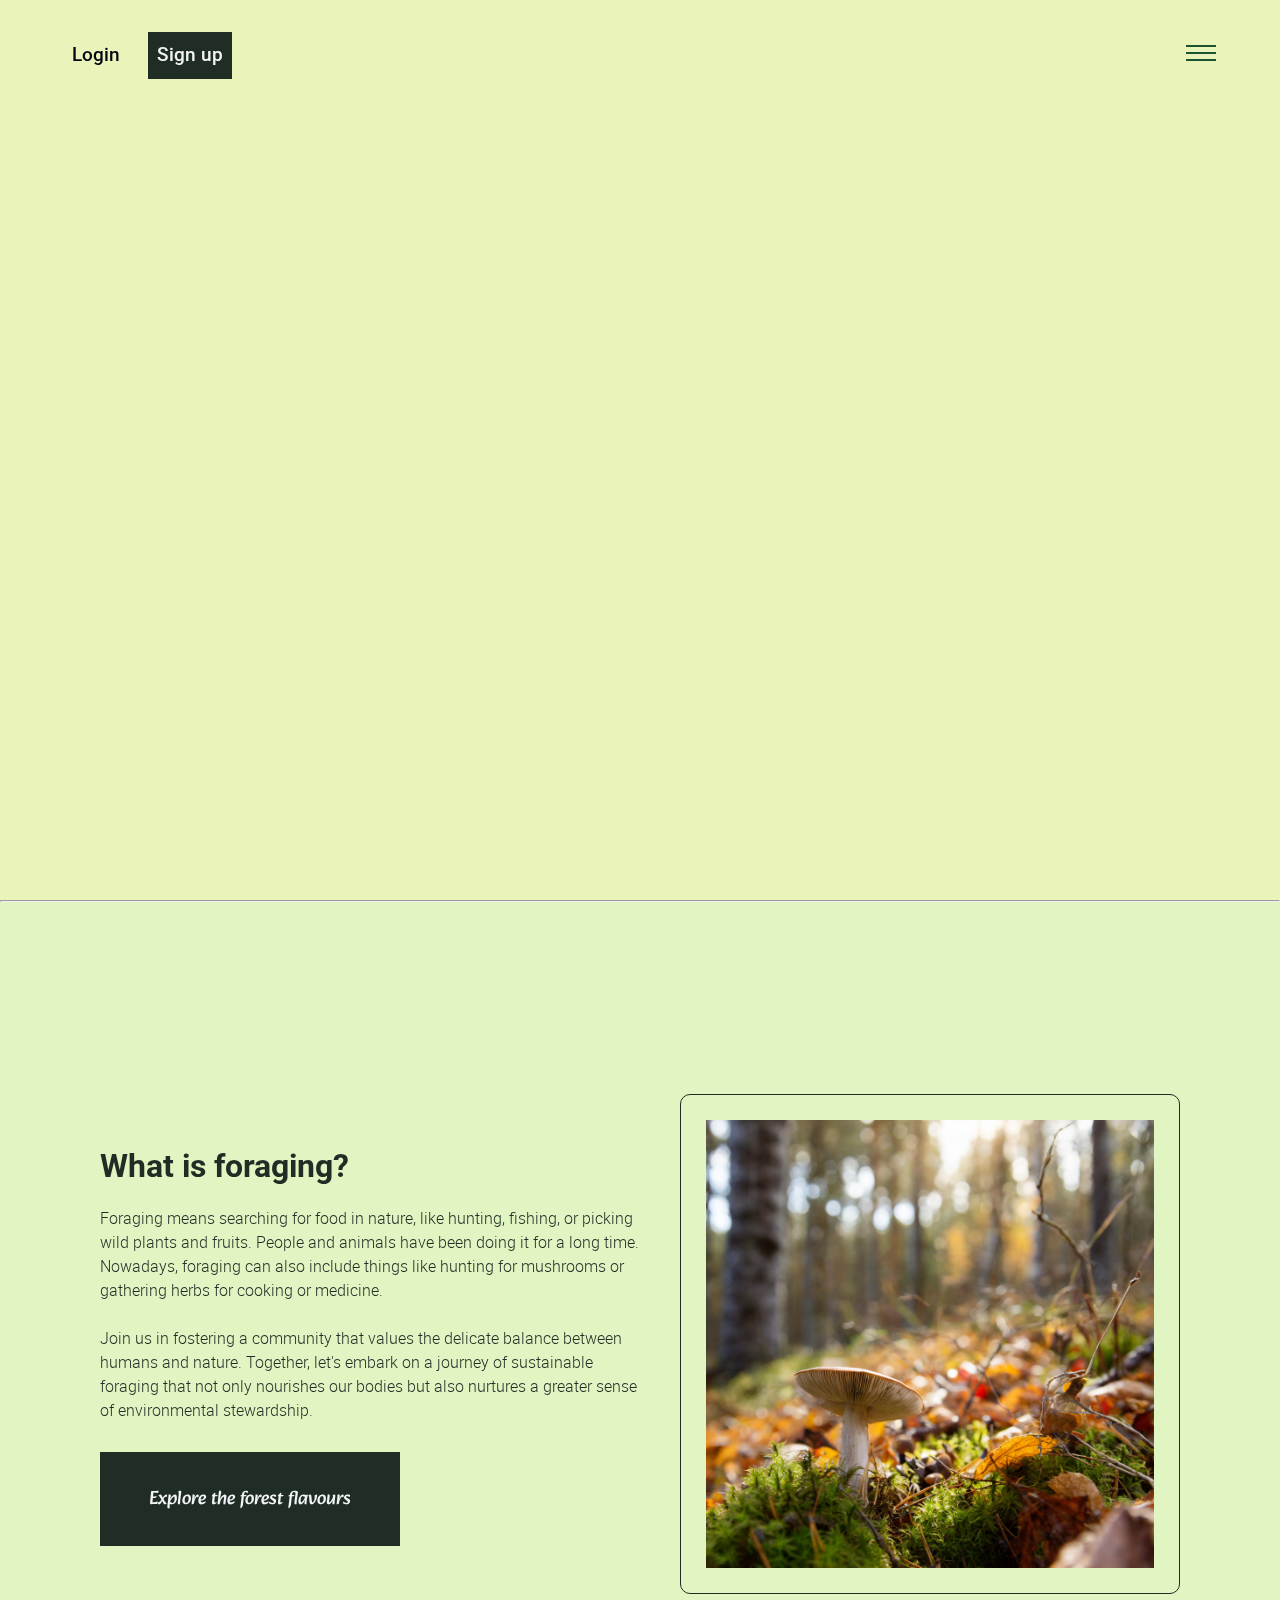
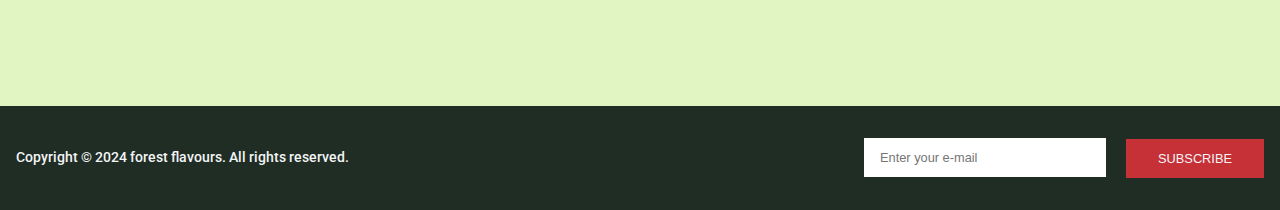
<file: index.html>
<!DOCTYPE html>
<html lang="en">
  <head>
    <meta charset="UTF-8" />
    <meta name="viewport" content="width=device-width, initial-scale=1.0" />
    <title>Home</title>
    <link rel="icon" href="img_vildmad/linden.webp" type="image/webp+xml" />
    <link rel="stylesheet" href="styles.css" />
    <link rel="stylesheet" href="index.css" />
  </head>
  <body>
    <header>
      <nav>
        <div class="logo">
          <a href="index.html"
            ><img src="img_vildmad/logo.webp" alt="Logo"
          /></a>
        </div>
        <ul class="header">
          <li><a href="index.html">Home</a></li>
          <li><a href="rawmaterials.html">Raw materials</a></li>
          <li><a href="about.html">About</a></li>
        </ul>
        <span
          ><a class="signin_nav" href="login.html">Login</a>
          <a class="signup_nav" href="signup.html">Sign up</a></span
        >
        <div class="burger">
          <div class="strek"></div>
          <div class="strek"></div>
          <div class="strek"></div>
        </div>
      </nav>
    </header>
    <div class="main">
      <video autoplay class="bg__video">
        <source src="vildmad_mp4/vildmad_hero.mp4" type="video/mp4" />
      </video>
      <div class="content">
        <div>
          <img src="img_vildmad/logo3.webp" alt="Logo" />
        </div>
        <button class="promo" onclick="scrollDown()">Get started!</button>
      </div>
    </div>

    <hr />

    <div class="home_text">
      <div>
        <h1>What is foraging?</h1>
        <p>
          Foraging means searching for food in nature, like hunting, fishing, or
          picking wild plants and fruits. People and animals have been doing it
          for a long time. Nowadays, foraging can also include things like
          hunting for mushrooms or gathering herbs for cooking or medicine.
        </p>
        <br />
        <p>
          Join us in fostering a community that values the delicate balance
          between humans and nature. Together, let's embark on a journey of
          sustainable foraging that not only nourishes our bodies but also
          nurtures a greater sense of environmental stewardship.
        </p>

        <a href="rawmaterials.html">
          <div class="ff_link">
            <p>Explore the forest flavours</p>
          </div>
        </a>
      </div>
      <img class="home_img" src="img_vildmad/svamp.jpg" alt="" />
    </div>
    <footer>
      <div class="section__container footer__bar">
        <div class="copyright">
          Copyright © 2024 forest flavours. All rights reserved.
        </div>
        <div class="footer__form">
          <form name="form" data-netlify="true">
            <label for="footerform"></label>
            <input
              type="email"
              name="email"
              id="footerform"
              placeholder="Enter your e-mail"
            />
            <button class="btn" type="submit">SUBSCRIBE</button>
          </form>
        </div>
      </div>
    </footer>
    <script src="script.js"></script>
    <script src="burgermeny.js"></script>
  </body>
</html>
</file>
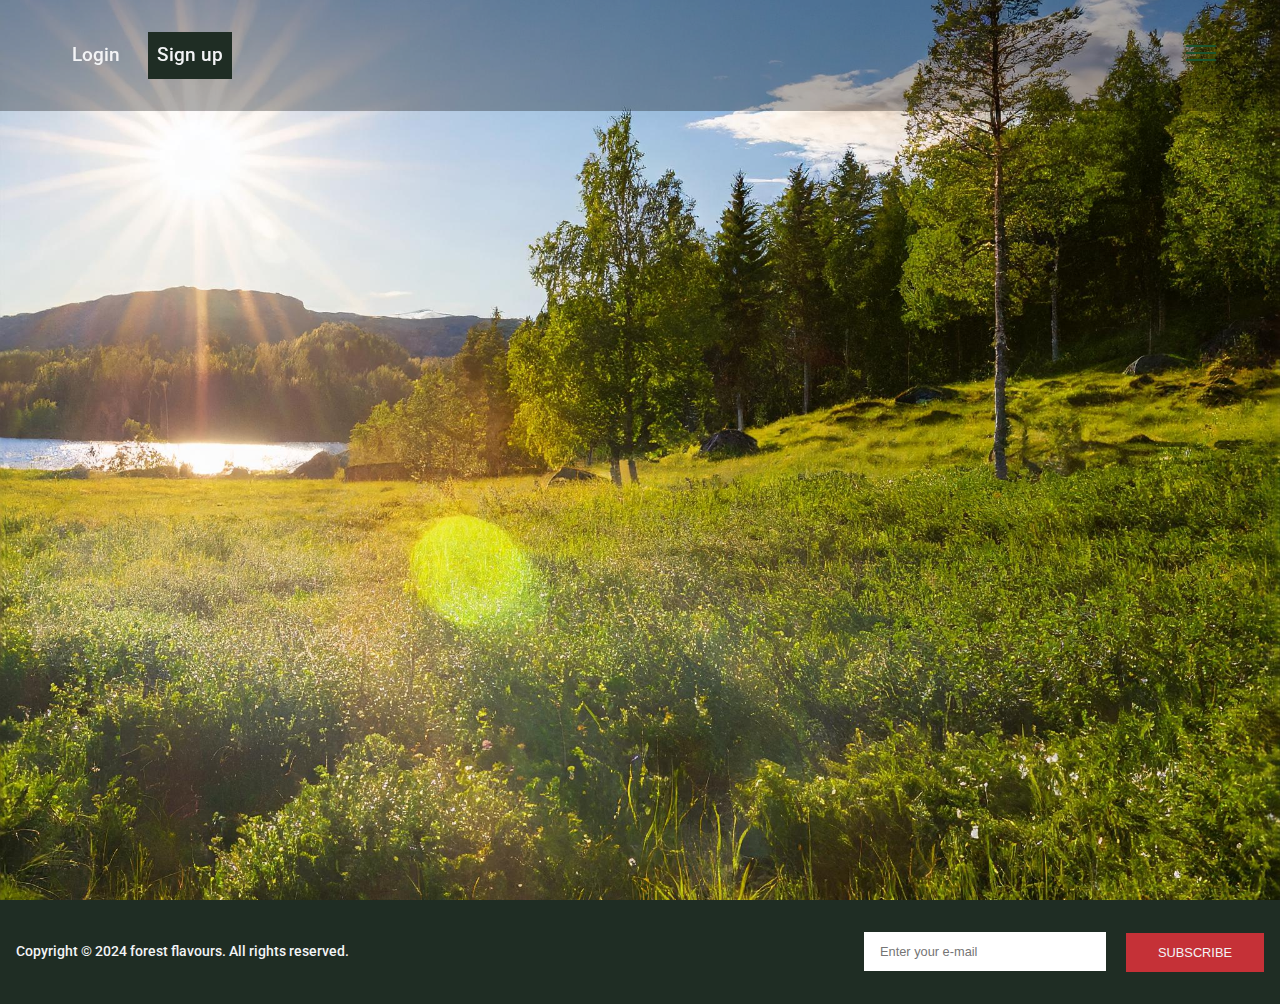
<file: login.html>
<!DOCTYPE html>
<html lang="en">
  <head>
    <meta charset="UTF-8" />
    <meta name="viewport" content="width=device-width, initial-scale=1.0" />
    <title>Sign In</title>
    <link rel="icon" href="img_vildmad/linden.webp" type="image/webp+xml" />
    <link rel="stylesheet" href="styles.css" />
    <link rel="stylesheet" href="login.css" />
  </head>

  <body>
    <header>
      <nav class="login_nav">
        <div class="logo">
          <a href="index.html"
            ><img src="img_vildmad/logo.webp" alt="Logo"
          /></a>
        </div>
        <ul class="header">
          <li><a href="index.html">Home</a></li>
          <li><a href="rawmaterials.html">Raw materials</a></li>
          <li><a href="about.html">About</a></li>
        </ul>
        <span
          ><a class="signin_nav" href="login.html">Login</a>
          <a class="signup_nav" href="signup.html">Sign up</a></span
        >
        <div class="burger">
          <div class="strek"></div>
          <div class="strek"></div>
          <div class="strek"></div>
        </div>
      </nav>
    </header>
    <div class="container">
      <form action="netlify" class="login__form">
        <h1>Login</h1>
        <div class="input__row">
          <span><i class="ri-user-3-line"></i></span>
          <div class="input__group">
            <input type="text" placeholder=" " />
            <label for="name">Name</label>
          </div>
        </div>
        <div class="input__row">
          <span><i class="ri-lock-2-line"></i></span>
          <div class="input__group">
            <input id="password" type="password" placeholder=" " />
            <label for="name">Password</label>
          </div>
          <span id="password-eye"><i class="ri-eye-off-line"></i></span>
        </div>
        <div class="action__btns">
          <div class="remember__me">
            <input type="checkbox" id="check" />
            <label for="check">Remember me</label>
          </div>
          <a href="#" class="forgot__password">Forgot Password?</a>
        </div>
        <button class="login__btn">Login</button>
        <div class="register">
          Don't have an account? <a href="signup.html">Register</a>
        </div>
      </form>
    </div>
    <footer>
      <div class="section__container footer__bar">
        <div class="copyright">
          Copyright © 2024 forest flavours. All rights reserved.
        </div>
        <div class="footer__form">
          <form name="form" data-netlify="true">
            <label for="footerform"></label>
            <input
              type="email"
              name="email"
              id="footerform"
              placeholder="Enter your e-mail"
            />
            <button class="btn" type="submit">SUBSCRIBE</button>
          </form>
        </div>
      </div>
    </footer>
    <script src="script.js"></script>
    <script src="burgermeny.js"></script>
  </body>
</html>
</file>
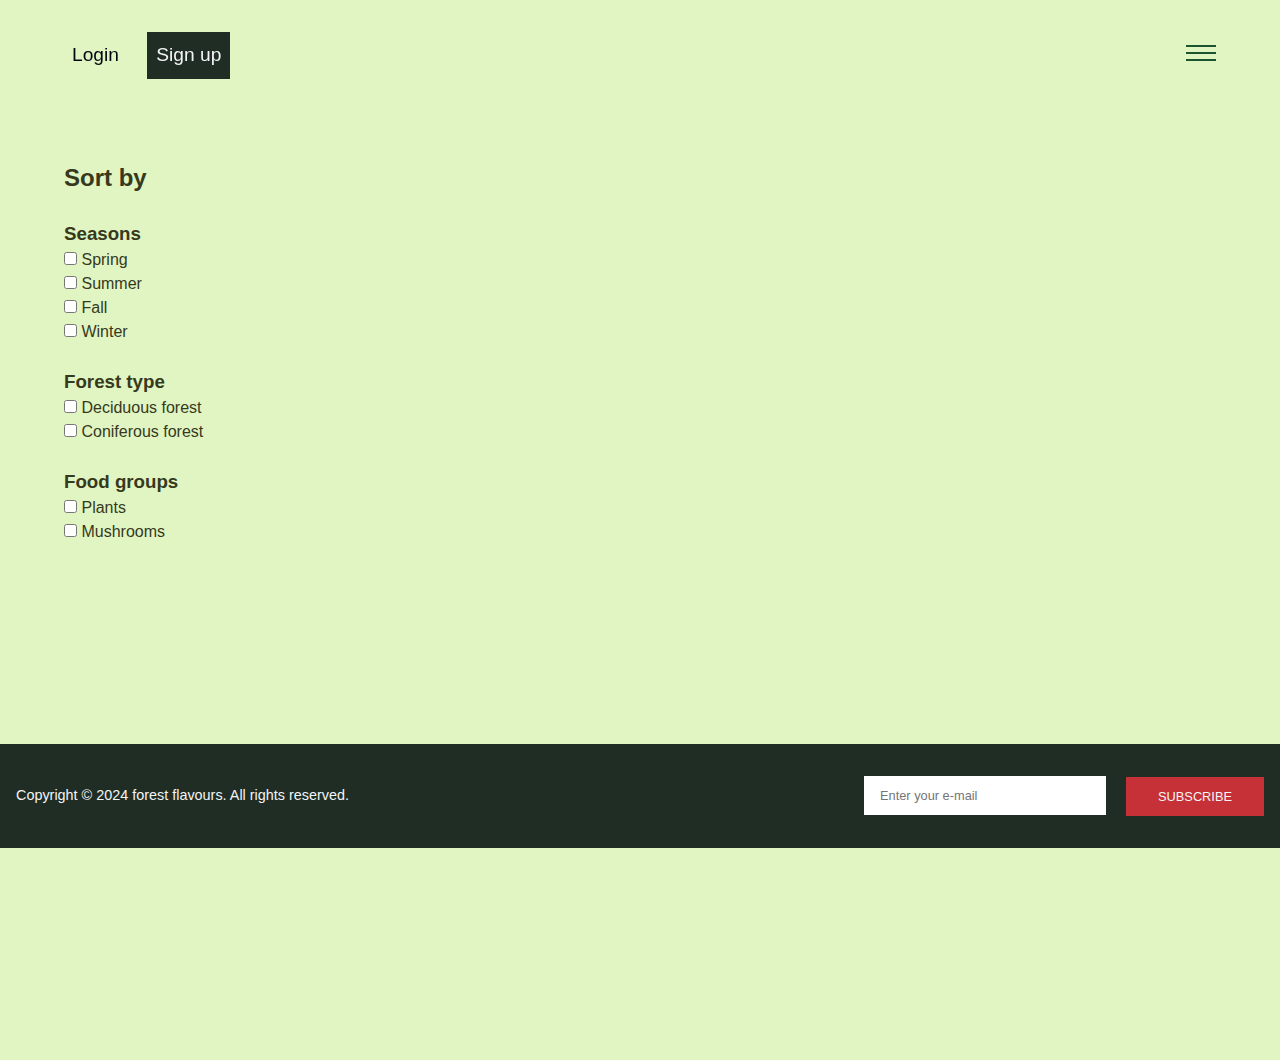
<file: rawmaterials.html>
<!DOCTYPE html>
<html lang="da">
  <head>
    <meta charset="UTF-8" />
    <meta name="viewport" content="width=device-width, initial-scale=1.0" />
    <title>Categories</title>
    <link rel="icon" href="img_vildmad/linden.webp" type="image/webp+xml" />
    <link rel="stylesheet" href="styles.css" />
    <link rel="stylesheet" href="rawmaterials.css" />
  </head>

  <body>
    <header>
      <nav>
        <div class="logo">
          <a href="index.html"
            ><img src="img_vildmad/logo.webp" alt="Logo"
          /></a>
        </div>
        <ul class="header">
          <li><a href="index.html">Home</a></li>
          <li><a href="rawmaterials.html">Raw materials</a></li>
          <li><a href="about.html">About</a></li>
        </ul>
        <span
          ><a class="signin_nav" href="login.html">Login</a>
          <a class="signup_nav" href="signup.html">Sign up</a></span
        >
        <div class="burger">
          <div class="strek"></div>
          <div class="strek"></div>
          <div class="strek"></div>
        </div>
      </nav>
    </header>

    <main>
      <div class="raw_grid">
        <!-- FILTER!!! -->
        <div class="form_div">
          <form class="sortby_form">
            <h2>Sort by</h2>
            <fieldset>
              <br />
              <h3>Seasons</h3>
              <input
                type="checkbox"
                id="spring_box"
                name="season[]"
                value="Spring"
              />
              <label for="spring">Spring</label><br />

              <input
                type="checkbox"
                id="summer_box"
                name="season[]"
                value="Summer"
              />
              <label for="summer">Summer</label><br />

              <input
                type="checkbox"
                id="fall_box"
                name="season[]"
                value="Fall"
              />
              <label for="fall">Fall</label><br />

              <input
                type="checkbox"
                id="winter_box"
                name="season[]"
                value="Winter"
              />
              <label for="winter">Winter</label><br />
            </fieldset>
            <br />
            <fieldset>
              <h3>Forest type</h3>
              <input
                type="checkbox"
                id="deciduous_box"
                name="forest[]"
                value="Deciduous forest"
              />
              <label for="deciduous">Deciduous forest</label><br />

              <input
                type="checkbox"
                id="coniferous_box"
                name="forest[]"
                value="Coniferous forest"
              />
              <label for="coniferous">Coniferous forest</label><br />
            </fieldset>
            <br />
            <fieldset>
              <h3>Food groups</h3>
              <input
                type="checkbox"
                id="plant_box"
                name="group[]"
                value="Shrubs and trees"
              />
              <label for="plant">Plants</label><br />

              <input
                type="checkbox"
                id="mushroom_box"
                name="group[]"
                value="Mushrooms"
              />
              <label for="mushroom">Mushrooms</label><br />
            </fieldset>

            <br />
          </form>
        </div>
        <div class="form_products">
          <div class="products"></div>

          <template>
            <article>
              <a>
                <img src="" alt="" />
                <h2></h2>
              </a>
            </article>
          </template>
        </div>
      </div>
    </main>
    <footer>
      <div class="section__container footer__bar">
        <div class="copyright">
          Copyright © 2024 forest flavours. All rights reserved.
        </div>
        <div class="footer__form">
          <form name="form" data-netlify="true">
            <label for="footerform"></label>
            <input
              type="email"
              name="email"
              id="footerform"
              placeholder="Enter your e-mail"
            />
            <button class="btn" type="submit">SUBSCRIBE</button>
          </form>
        </div>
      </div>
    </footer>
    <script src="rawmaterials.js"></script>
    <script src="burgermeny.js"></script>
  </body>
</html>
</file>
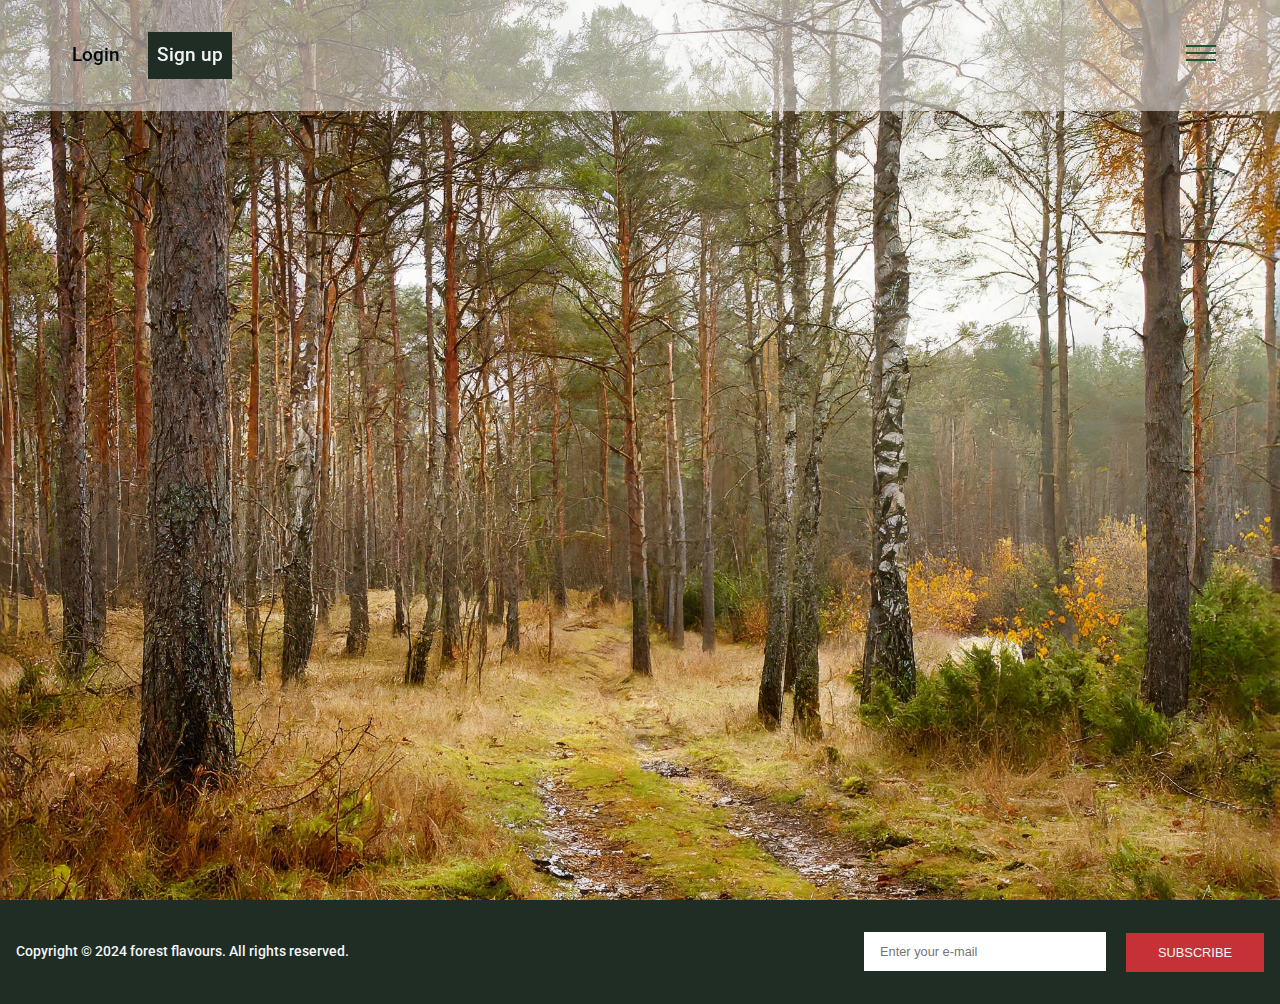
<file: signup.html>
<!DOCTYPE html>
<html lang="en">
  <head>
    <meta charset="UTF-8" />
    <meta name="viewport" content="width=device-width, initial-scale=1.0" />
    <title>Sign In</title>
    <link rel="icon" href="img_vildmad/linden.webp" type="image/webp+xml" />
    <link rel="stylesheet" href="styles.css" />
    <link rel="stylesheet" href="signup.css" />
  </head>

  <body>
    <header>
      <nav class="login_nav">
        <div class="logo">
          <a href="index.html"
            ><img src="img_vildmad/logo.webp" alt="Logo"
          /></a>
        </div>
        <ul class="header">
          <li><a href="index.html">Home</a></li>
          <li><a href="rawmaterials.html">Raw materials</a></li>
          <li><a href="about.html">About</a></li>
        </ul>
        <span
          ><a class="signin_nav" href="login.html">Login</a>
          <a class="signup_nav" href="signup.html">Sign up</a></span
        >
        <div class="burger">
          <div class="strek"></div>
          <div class="strek"></div>
          <div class="strek"></div>
        </div>
      </nav>
    </header>
    <div class="container">
      <form action="netlify" class="login__form">
        <h1>Sign up</h1>
        <p>Please enter a valid username and password to sign up</p>
        <div class="input__row">
          <span><i class="ri-user-3-line"></i></span>
          <div class="input__group">
            <input type="text" placeholder=" " />
            <label for="name">Name</label>
          </div>
        </div>
        <div class="input__row">
          <span><i class="ri-lock-2-line"></i></span>
          <div class="input__group">
            <input id="password" type="password" placeholder=" " />
            <label for="name">Password</label>
          </div>
          <span id="password-eye"><i class="ri-eye-off-line"></i></span>
        </div>
        <div class="action__btns">
          <div class="remember__me">
            <input type="checkbox" id="check" />
            <label for="check">Remember me</label>
          </div>
          <a href="#" class="forgot__password">Need help?</a>
        </div>
        <button class="login__btn">Create account</button>
        <div class="register">
          Already have an account? <a href="login.html">Login</a>
        </div>
      </form>
    </div>
    <footer>
      <div class="section__container footer__bar">
        <div class="copyright">
          Copyright © 2024 forest flavours. All rights reserved.
        </div>
        <div class="footer__form">
          <form name="form" data-netlify="true">
            <label for="footerform"></label>
            <input
              type="email"
              name="email"
              id="footerform"
              placeholder="Enter your e-mail"
            />
            <button class="btn" type="submit">SUBSCRIBE</button>
          </form>
        </div>
      </div>
    </footer>
    <script src="script.js"></script>
    <script src="burgermeny.js"></script>
  </body>
</html>
</file>
<file: styles.css>
@import url("https://fonts.googleapis.com/css2?family=Alkatra&family=Roboto:wght@400;500&family=Sedgwick+Ave+Display&display=swap");

:root {
  --primary-color: #e1f5c3;
  --primary-hover: #47564c;
  --primary-btn: #c53137;
  --primary-color-dark: #1f2d24;
  --text-light: #f3f4f6;
  --text-grey: #6b7280;
  --text-dark: #030712;
  --text-green: #1f2d24;
  --button-color: #1f2d24;
  --white: #ffffff;
}

* {
  padding: 0;
  margin: 0;
  box-sizing: border-box;
}

body {
  font-family: "roboto";
  background-color: var(--primary-color);
  line-height: 1.5;
  color: var(--primary-color-dark);
}

img {
  width: 100%;
  height: auto;
  display: block;
}

body h1,
h2,
h3,
p,
li,
a {
  max-width: 60ch;
  text-decoration: none;
  color: inherit;
}

/* NAVIGATION */

nav {
  top: 0;
  left: 0;
  padding: 2rem 4rem;
  display: flex;
  align-items: center;
  justify-content: space-between;
  z-index: 999;
  font-size: 1.2rem;
  font-weight: 500;
  width: 100%;
  position: fixed;
}

nav a:hover {
  color: var(--primary-btn);
}

.logo {
  width: 12%;
}

nav ul {
  display: flex;
  gap: 3rem;
  list-style: none;
  margin-left: 550px;
}

nav ul li a {
  text-decoration: none;
  color: var(--text-dark);
  transition: color 0.3s;
}

nav ul li a:hover {
  color: var(--primary-btn);
}

.signin_nav {
  margin-right: 15px;
  text-decoration: none;
  display: inline-block;
  padding: 0.5rem;
  background: transparent;
  color: var(--text-dark);
  transition: all 0.55s ease;
  cursor: pointer;
  transition: 0.3s;
  font-weight: 500;
}
.signup_nav {
  text-decoration: none;
  display: inline-block;
  padding: 0.5rem;
  background: var(--primary-color-dark);
  color: var(--text-light);
  border: 1px solid var(--primary-color-dark);
  transition: all 0.55s ease;
  cursor: pointer;
  transition: 0.3s;
  font-weight: 500;
}

.signin_nav:hover {
  background-color: var(--primary-color-dark);
  color: var(--text-light);
}

.signup_nav:hover {
  background-color: transparent;
  color: var(--text-dark);
}

/* FOOTER */

footer {
  position: relative;
  bottom: 0;
}

.footer__bar {
  background-color: var(--primary-color-dark);
  padding: 2rem 1rem;
  display: grid;
  grid-template-columns: repeat(2, 1fr);
  align-items: center;
  gap: 2rem;
}

.copyright {
  font-size: 0.9rem;
  font-weight: 500;
  color: var(--text-light);
}

.footer__form {
  display: flex;
  align-items: center;
  justify-content: flex-end;
}

.footer__form form {
  width: 100%;
  max-width: 400px;
  display: flex;
  align-items: center;
}

.footer__form input {
  width: 100%;
  padding: 0.75rem 1rem;
  outline: none;
  border: none;
  border-bottom: 1px solid var(--primary-color-dark);
  font-size: 0.8rem;
}

.footer__form .btn {
  background-color: var(--primary-btn);
  color: var(--text-light);
}
.footer__form .btn:hover {
  background-color: var(--text-light);
  color: var(--text-dark);
}
.btn {
  padding: 0.75rem 2rem;
  font-size: 0.8rem;
  outline: none;
  border: none;
  cursor: pointer;
  transition: 0.3s;
  margin-left: 20px;
}
.burger {
  width: 30px;
  height: 20px;
  display: none;
}

.burger .strek {
  width: 100%;
  height: 2px;
  background-color:#1B542E;
  margin-bottom: 5px;
  transition: 0.2s linear;
}
@font-face {
  font-family: "roboto";
  src: url(font/roboto-light-webfont.woff2);
}
@media (max-width: 1400px) {
  .header{
    display: none;
  }
  .logo{
    display: none;
  }
  .burger {
    display: block;
  }
  .burger.active .strek:nth-child(1) {
    transform: rotate(45deg) translate(5px, 5px);
    transition: 0.2s linear;
  }
  .burger.active .strek:nth-child(2) {
    opacity: 0;
    transition: 0.15s linear;
  }
  .burger.active .strek:nth-child(3) {
    transform: rotate(-45deg) translate(5px, -5px);
    transition: 0.2s linear;
  }
  nav.active .header {
    display: block;
    background-color:var(--button-color);
    position: absolute;
    top: 100px;
    right: 2px;
    max-width: 100%;
    z-index: 1;
  }
  nav.active .header li{
    margin: 1em;
  }
  nav.active .header li a{
    color: var(  --text-light);
  }
}

@media (max-width: 800px) {
  .copyright {
    font-size: 0.5rem;
  }

  .footer__bar {
    padding: 2rem 1rem;
    display: flex;
    flex-direction: column;
    align-content: space-between;

    gap: 2rem;
  }
}
</file>
<file: index.css>
.main {
  width: 100%;
  height: 100vh;
  /* background-image: linear-gradient(rgba(0, 0, 0, 0.3), rgba(0, 0, 0, 0.3)); */
  position: relative;
  overflow: hidden;
}

.content {
  text-align: center;
  color: var(--text-dark);
  transition: opacity 1.5s ease-in;
  opacity: 0;
}

@media (max-width: 800px) {
  .content img {
    margin-top: 100px !important;
    width: 300px !important;
  }
}

.content h1 span {
  font-size: 5rem;
}

.content p {
  font-family: "Alkatra", cursive;
  font-size: 1.5rem;
  margin-bottom: 2rem;
}

.content img {
  width: 350px;
  margin: auto;
  margin-top: 200px;
}

.content .promo {
  top: 80%;
  padding: 0.5rem;
  width: 130px;
  margin: auto;
  font-size: 1.2rem;
  font-family: "Alkatra", cursive;
  background-color: transparent;
  border: 0.5px solid var(--primary-color-dark);
  transition: 0.3s;
  cursor: pointer;
  margin-top: 50px;
}

.content .promo:hover {
  background-color: var(--primary-color-dark);
  color: var(--text-light);
}

@media (max-width: 800px) {
  .content .promo {
    background-color: var(--primary-color-dark);
    color: var(--text-light);
  }
}

.bg__video {
  position: absolute;
  top: 0;
  left: 0;
  z-index: -1;
}

.home_text {
  display: flex;
  margin: 5rem;
  justify-content: space-around;
  margin-top: 12rem;
  margin-bottom: 7rem;
  align-items: center;
}

@media (max-width: 800px) {
  .home_text {
    display: block;
    margin-top: 60px !important;
  }
}

@media (max-width: 800px) {
  .home_text img {
    margin-top: 40px;
    max-width: 800px;
  }
}

.home_text h1 {
  margin-bottom: 1rem;
}

.ff_link {
  margin-top: 30px;
  padding: 2rem;
  width: 300px;
  font-size: 1.2rem;
  font-family: "Alkatra", cursive;
  background-color: var(--primary-color-dark);
  border: 0.5px solid var(--primary-color-dark);
  color: var(--text-light);
  transition: 0.3s;
  cursor: pointer;
  text-align: center;
}

.ff_link:hover {
  background-color: transparent;
  color: var(--text-dark);
}

.home_img {
  max-width: 500px;
  padding: 25px;
  background-color: transparent;
  border-radius: 10px;
  border: 1px solid var(--primary-color-dark);
}

.img_svampe_card {
  background-color: var(--primary-color-dark);
  width: 1000px;
  height: 500px;
}

@media (min-aspect-ratio: 16/9) {
  .bg__video {
    width: 100%;
    height: auto;
  }
}

@media (max-aspect-ratio: 16/9) {
  .bg__video {
    width: auto;
    height: 100%;
  }
}
</file>
<file: login.css>
/* SIGN IN */
nav {
  background: rgba(0, 0, 0, 0.3);
}

nav ul li a {
  color: var(--text-light);
}

.signin_nav {
  color: var(--text-light);
}

.signup_nav:hover {
  color: var(--text-light);
}

.container {
  min-height: 100vh;
  background-image: url("seasons_billeder/summer.jpg");
  background-position: center center;
  background-size: cover;
  background-repeat: no-repeat;
  display: flex;
  align-items: center;
  justify-content: center;
}

.login__form {
  width: 100%;
  max-width: 420px;
  padding: 4rem 3rem;
  margin: 1rem;
  backdrop-filter: blur(8px);
  border: 2px solid var(--white);
  border-radius: 1.5rem;

  opacity: 0;
  transform: translateY(50px);
  animation: show 0.5s linear forwards;
}

@keyframes show {
  to {
    opacity: 1;
    transform: translateY(0);
  }
}

.login__form h1 {
  margin-bottom: 2rem;
  font-size: 2rem;
  font-weight: 500;
  color: var(--white);
  text-align: center;
}

.input__row {
  margin-bottom: 1.5rem;
  padding-block: 5px;
  display: flex;
  align-items: center;
  gap: 10px;
  border-bottom: 2px solid var(--white);
}

.input__group {
  flex: 1;
  position: relative;
  isolation: isolate;
}

.input__row span {
  font-size: 1.25rem;
  color: var(--white);
}

.input__group label {
  position: absolute;
  font-size: 1rem;
  color: var(--white);
  top: 0;
  left: 0;
  transition: 0.3s;
  pointer-events: none;
}

.input__group input:not(:placeholder-shown) ~ label,
.input__group input:focus ~ label {
  font-size: 0.7rem;
  top: -1.25rem;
}

.input__group input {
  width: 100%;
  outline: none;
  border: none;
  font-size: 1.2rem;
  color: var(--white);
  background-color: transparent;
}

#password-eye {
  cursor: pointer;
}

.action__btns {
  margin-bottom: 1.5rem;
  display: flex;
  align-items: center;
  justify-content: space-between;
}

.remember__me {
  display: flex;
  align-items: center;
  gap: 5px;
}

.remember__me label {
  font-size: 0.9rem;
  color: var(--text-light);
  cursor: pointer;
  transition: 0.3s;
}

input[type="checkbox"] {
  outline-color: var(--white);
  border-color: var(--white);
  accent-color: var(--white);
  color: var(--text-dark);
}

.remember__me label:hover {
  color: var(--white);
}

.forgot__password {
  text-decoration: none;
  font-size: 0.9rem;
  color: var(--text-light);
  transition: 0.3s;
}

.forgot__password:hover {
  color: var(--white);
}

.login__btn {
  margin-bottom: 2rem;
  padding: 1rem;
  width: 100%;
  outline: none;
  border: none;
  font-size: 1rem;
  font-weight: 600;
  color: var(--text-dark);
  background-color: var(--white);
  border-radius: 5px;
  cursor: pointer;
  transition: 0.3s;
}

.login__btn:hover {
  background-color: var(--text-light);
}

.register {
  color: var(--text-light);
  text-align: center;
}

.register a {
  text-decoration: none;
  font-weight: 500;
  color: var(--white);
}
</file>
<file: rawmaterials.css>
body {
  color: #36391c;
  font-family: Helvetica, sans-serif;
}

.sortby_form {
  min-width: 100px;
}

input[type="checkbox"] {
  accent-color: transparent;
}

form > * + * {
  border: none;
}

form *:focus {
  outline: none;
}

.submit {
  padding: 0.5rem;
  background-color: #36391c;
  border: #36391c 1px solid;
  color: #f3f4f6;
}

.submit:hover {
  background-color: #ebf4c0;
  color: #36391c;
}

.categories_container {
  max-width: var(--max-width);
  margin: auto;
  padding: 8rem 5rem;
}
.section__container {
  max-width: var(--max-width);
  margin: auto;
  padding: 2rem 1rem;
}

body {
  font-family: Helvetica, sans-serif;
  color: #36391c;
  margin: 0;
  height: 100vh;
}

article {
  padding: 10px;
  background-color: white;
  box-shadow: 0 2px 4px rgba(0, 0, 0, 0.2);
  /* evt indsæt mere style pænere udseende på site*/
}

article img {
  padding: 30px;
  width: 100%;
  aspect-ratio: 1/1;
  object-fit: contain;
}

article a {
  color: #36391c;
  text-decoration: none;
}

.raw_grid {
  display: grid;
  grid-template-columns: 1fr 5fr;
  gap: 20px;
  margin-top: 10rem;
  margin-inline: 4rem;
  margin-bottom: 6rem;
}

.form_products {
  display: grid;
  grid-area: 1 / 2 / 6 / 6;
}

.products {
  display: grid;
  grid-template-columns: repeat(auto-fill, minmax(0px, 200px));
  grid-template-rows: 1fr;
  justify-content: center;
  align-items: center;
  gap: 20px;
}

.products h2 {
  font-size: 1rem;
}

/* .center-container {
    max-width: 800px;
} */
</file>
<file: signup.css>
nav {
  background: rgba(250, 250, 250, 0.5);
}

.container {
  min-height: 100vh;
  background-image: url("seasons_billeder/fall.jpg");
  background-position: center center;
  background-size: cover;
  background-repeat: no-repeat;
  display: flex;
  align-items: center;
  justify-content: center;
}

.login__form {
  width: 100%;
  max-width: 420px;
  padding: 4rem 3rem;
  margin: 1rem;
  backdrop-filter: blur(8px);
  border: 2px solid var(--white);
  border-radius: 1.5rem;
  margin-top: 6rem;

  opacity: 0;
  transform: translateY(50px);
  animation: show 0.5s linear forwards;
}

@keyframes show {
  to {
    opacity: 1;
    transform: translateY(0);
  }
}

.login__form h1 {
  margin-bottom: 2rem;
  font-size: 2rem;
  font-weight: 500;
  color: var(--white);
  text-align: center;
}

.login__form p {
  margin-bottom: 2rem;
  font-weight: 500;
  color: var(--white);
  text-align: center;
}

.input__row {
  margin-bottom: 1.5rem;
  padding-block: 5px;
  display: flex;
  align-items: center;
  gap: 10px;
  border-bottom: 2px solid var(--white);
}

.input__group {
  flex: 1;
  position: relative;
  isolation: isolate;
}

.input__row span {
  font-size: 1.25rem;
  color: var(--white);
}

.input__group label {
  position: absolute;
  font-size: 1rem;
  color: var(--white);
  top: 0;
  left: 0;
  transition: 0.3s;
  pointer-events: none;
}

.input__group input:not(:placeholder-shown) ~ label,
.input__group input:focus ~ label {
  font-size: 0.7rem;
  top: -1.25rem;
}

.input__group input {
  width: 100%;
  outline: none;
  border: none;
  font-size: 1.2rem;
  color: var(--white);
  background-color: transparent;
}

#password-eye {
  cursor: pointer;
}

.action__btns {
  margin-bottom: 1.5rem;
  display: flex;
  align-items: center;
  justify-content: space-between;
}

.remember__me {
  display: flex;
  align-items: center;
  gap: 5px;
}

.remember__me label {
  font-size: 0.9rem;
  color: var(--text-light);
  cursor: pointer;
  transition: 0.3s;
}

input[type="checkbox"] {
  outline-color: var(--white);
  border-color: var(--white);
  accent-color: var(--white);
  color: var(--text-dark);
}

.remember__me label:hover {
  color: var(--white);
}

.forgot__password {
  text-decoration: none;
  font-size: 0.9rem;
  color: var(--text-light);
  transition: 0.3s;
}

.forgot__password:hover {
  color: var(--white);
}

.login__btn {
  margin-bottom: 2rem;
  padding: 1rem;
  width: 100%;
  outline: none;
  border: none;
  font-size: 1rem;
  font-weight: 600;
  color: var(--text-dark);
  background-color: var(--white);
  border-radius: 5px;
  cursor: pointer;
  transition: 0.3s;
}

.login__btn:hover {
  background-color: var(--text-light);
}

.register {
  color: var(--text-light);
  text-align: center;
}

.register a {
  text-decoration: none;
  font-weight: 500;
  color: var(--white);
}
</file>
